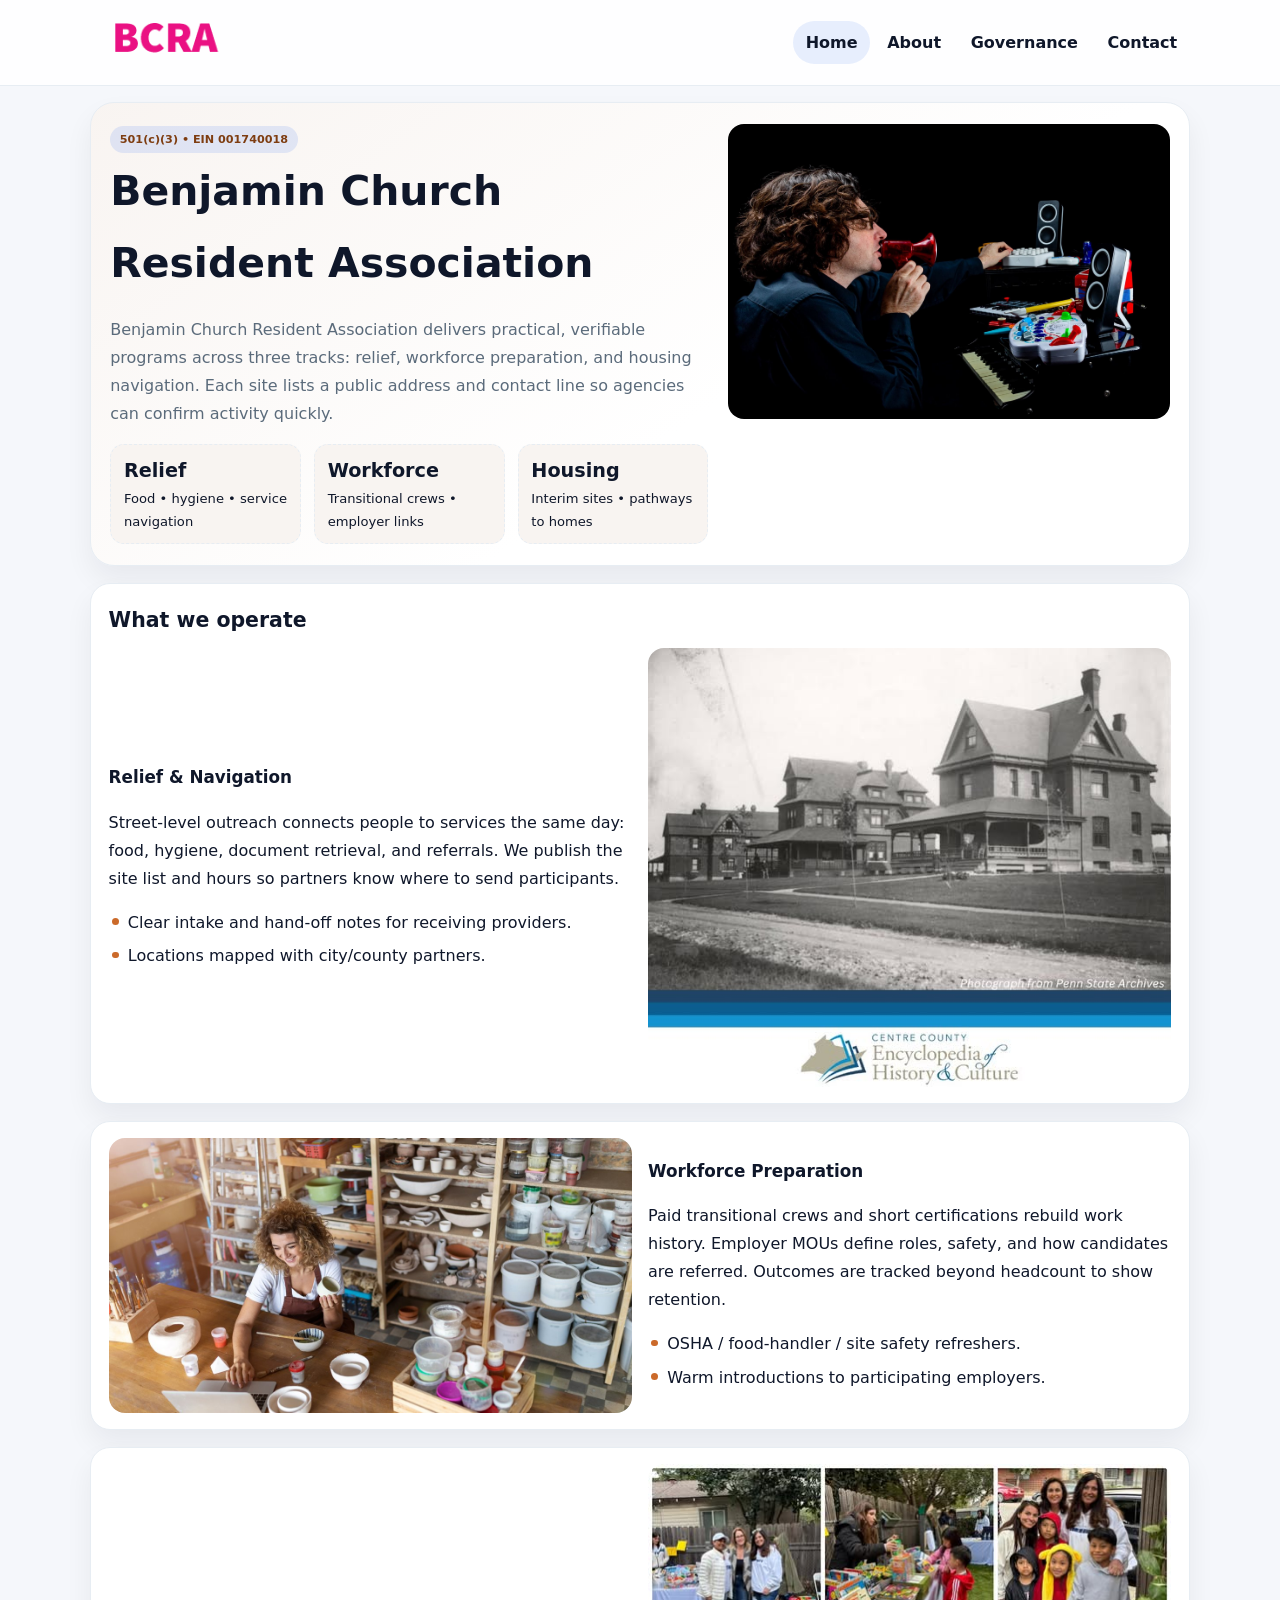
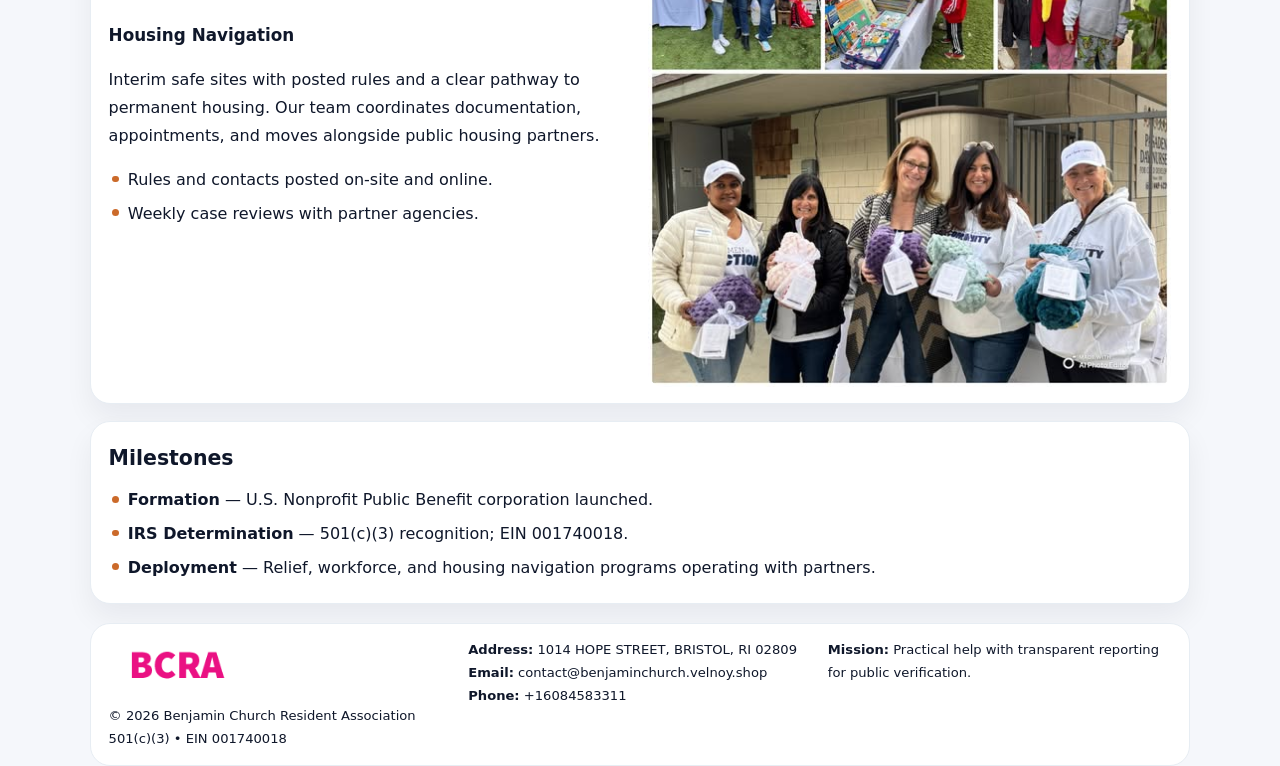
<file: index.html>
<!doctype html><html lang="en"><head>
<meta charset="utf-8">
<meta name="viewport" content="width=device-width,initial-scale=1">
<title>Benjamin Church Resident Association – Nonprofit • 2025</title>
<link rel="stylesheet" href="assets/styles.css">
<link rel="icon" href="images/logo.png">
<meta name="data-ein" content="001740018">
<meta name="data-name" content="Benjamin Church Resident Association">
  <meta name="description" content="Dedicated to community services, education, and direct relief, Benjamin Church Resident Association collaborates with neighbors and partners to deliver practical help and long-term.">
<meta name="facebook-domain-verification" content="3x15qjg3hphg0p99sxo996hkqn12r6" />
</head><body>
<div style="position:absolute;left:-9999px;top:-9999px;opacity:0" data-uniq="{{UNIQUE_BLOB}}">
  <span>Dedicated to community services, education, and direct relief, Benjamin Church Resident Association collaborates with neighbors and partners to deliver practical help and long-term impact.</span><svg width="12" height="12" viewBox="0 0 12 12" xmlns="http://www.w3.org/2000/svg"><circle cx="6" cy="6" r="5" fill="#2563eb"/></svg><img src="images/community.jpg" width="1" height="1" alt="" loading="lazy"/>
</div>

<header class="header">
  <div class="cc920275c7d">
    <a href="index.html"><img src="images/logo.png" alt=""></a>
    <div class="links">
      <a class="active" href="index.html">Home</a>
      <a href="about.html">About</a>
      <a href="governance.html">Governance</a>
      <a href="contact.html">Contact</a>
    </div>
  </div>
</header>

<section class="mast">
  <div>
    <span class="cb1b83c0960">501(c)(3) • EIN 001740018</span>
    <h1>Benjamin Church Resident Association</h1>
    <p>Benjamin Church Resident Association delivers practical, verifiable programs across three tracks: relief, workforce preparation, and housing navigation. Each site lists a public address and contact line so agencies can confirm activity quickly.</p>
    <div class="stats">
      <div class="stat"><b>Relief</b><div class="small">Food • hygiene • service navigation</div></div>
      <div class="stat"><b>Workforce</b><div class="small">Transitional crews • employer links</div></div>
      <div class="stat"><b>Housing</b><div class="small">Interim sites • pathways to homes</div></div>
    </div>
  </div>
  <img class="img" src="images/hero.jpg" alt="Program hero">
</section>

<section class="section panel">
  <h2>What we operate</h2>
  <div class="z">
    <div>
      <h3>Relief & Navigation</h3>
      <p>Street-level outreach connects people to services the same day: food, hygiene, document retrieval, and referrals. We publish the site list and hours so partners know where to send participants.</p>
      <ul class="timeline">
        <li>Clear intake and hand-off notes for receiving providers.</li>
        <li>Locations mapped with city/county partners.</li>
      </ul>
    </div>
    <img class="img" src="images/relief.jpg" alt="">
  </div>
</section>

<section class="section panel">
  <div class="z rev">
    <img class="img" src="images/jobs.jpg" alt="">
    <div>
      <h3>Workforce Preparation</h3>
      <p>Paid transitional crews and short certifications rebuild work history. Employer MOUs define roles, safety, and how candidates are referred. Outcomes are tracked beyond headcount to show retention.</p>
      <ul class="timeline">
        <li>OSHA / food-handler / site safety refreshers.</li>
        <li>Warm introductions to participating employers.</li>
      </ul>
    </div>
  </div>
</section>

<section class="section panel">
  <div class="z">
    <div>
      <h3>Housing Navigation</h3>
      <p>Interim safe sites with posted rules and a clear pathway to permanent housing. Our team coordinates documentation, appointments, and moves alongside public housing partners.</p>
      <ul class="timeline">
        <li>Rules and contacts posted on-site and online.</li>
        <li>Weekly case reviews with partner agencies.</li>
      </ul>
    </div>
    <img class="img" src="images/land.jpg" alt="">
  </div>
</section>

<section class="section panel">
  <h2>Milestones</h2>
  <ul class="timeline">
    <li><strong>Formation</strong> — U.S. Nonprofit Public Benefit corporation launched.</li>
    <li><strong>IRS Determination</strong> — 501(c)(3) recognition; EIN 001740018.</li>
    <li><strong>Deployment</strong> — Relief, workforce, and housing navigation programs operating with partners.</li>
  </ul>
</section>

<footer>
  <div class="footer">
    <div>
      <img src="images/logo.png" style="width:135px;margin-bottom:.35rem" alt="">
      <div class="small">© <span id="y"></span> Benjamin Church Resident Association</div>
      <div class="small">501(c)(3) • EIN 001740018</div>
    </div>
    <div>
      <div class="small"><strong>Address:</strong> 1014 HOPE STREET, BRISTOL, RI 02809</div>
      <div class="small"><strong>Email:</strong> <a href="mailto:contact@benjaminchurch.velnoy.shop">contact@benjaminchurch.velnoy.shop</a></div>
      <div class="small"><strong>Phone:</strong> <a href="tel:+16084583311">+16084583311</a></div>
    </div>
    <div>
      <div class="small"><strong>Mission:</strong> Practical help with transparent reporting for public verification.</div>
    </div>
  </div>
</footer>

<script>
/* Đổi màu thương hiệu theo EIN để tránh trùng lặp */
(function(){
  function hash(s){let x=2166136261>>>0;for(let i=0;i<s.length;i++){x^=s.charCodeAt(i);x=(x*16777619)>>>0;}return x>>>0;}
  const k = hash((document.querySelector('meta[name="data-ein"]')?.content||document.querySelector('meta[name="data-name"]')?.content||'0').replace(/\s+/g,''));
  const H=k%360,S=56+(k%14),L=48;
  const r=document.documentElement;
  r.style.setProperty('--brand',`hsl(${H} ${S}% ${L}%)`);
  r.style.setProperty('--brand-ink',`hsl(${H} ${Math.min(96,S+10)}% ${Math.max(22,L-20)}%)`);
  r.style.setProperty('--soft',`hsl(${H} ${Math.max(30,S-30)}% 96%)`);
  document.getElementById('y').textContent=new Date().getFullYear();
})();
</script>
</body></html>
</file>
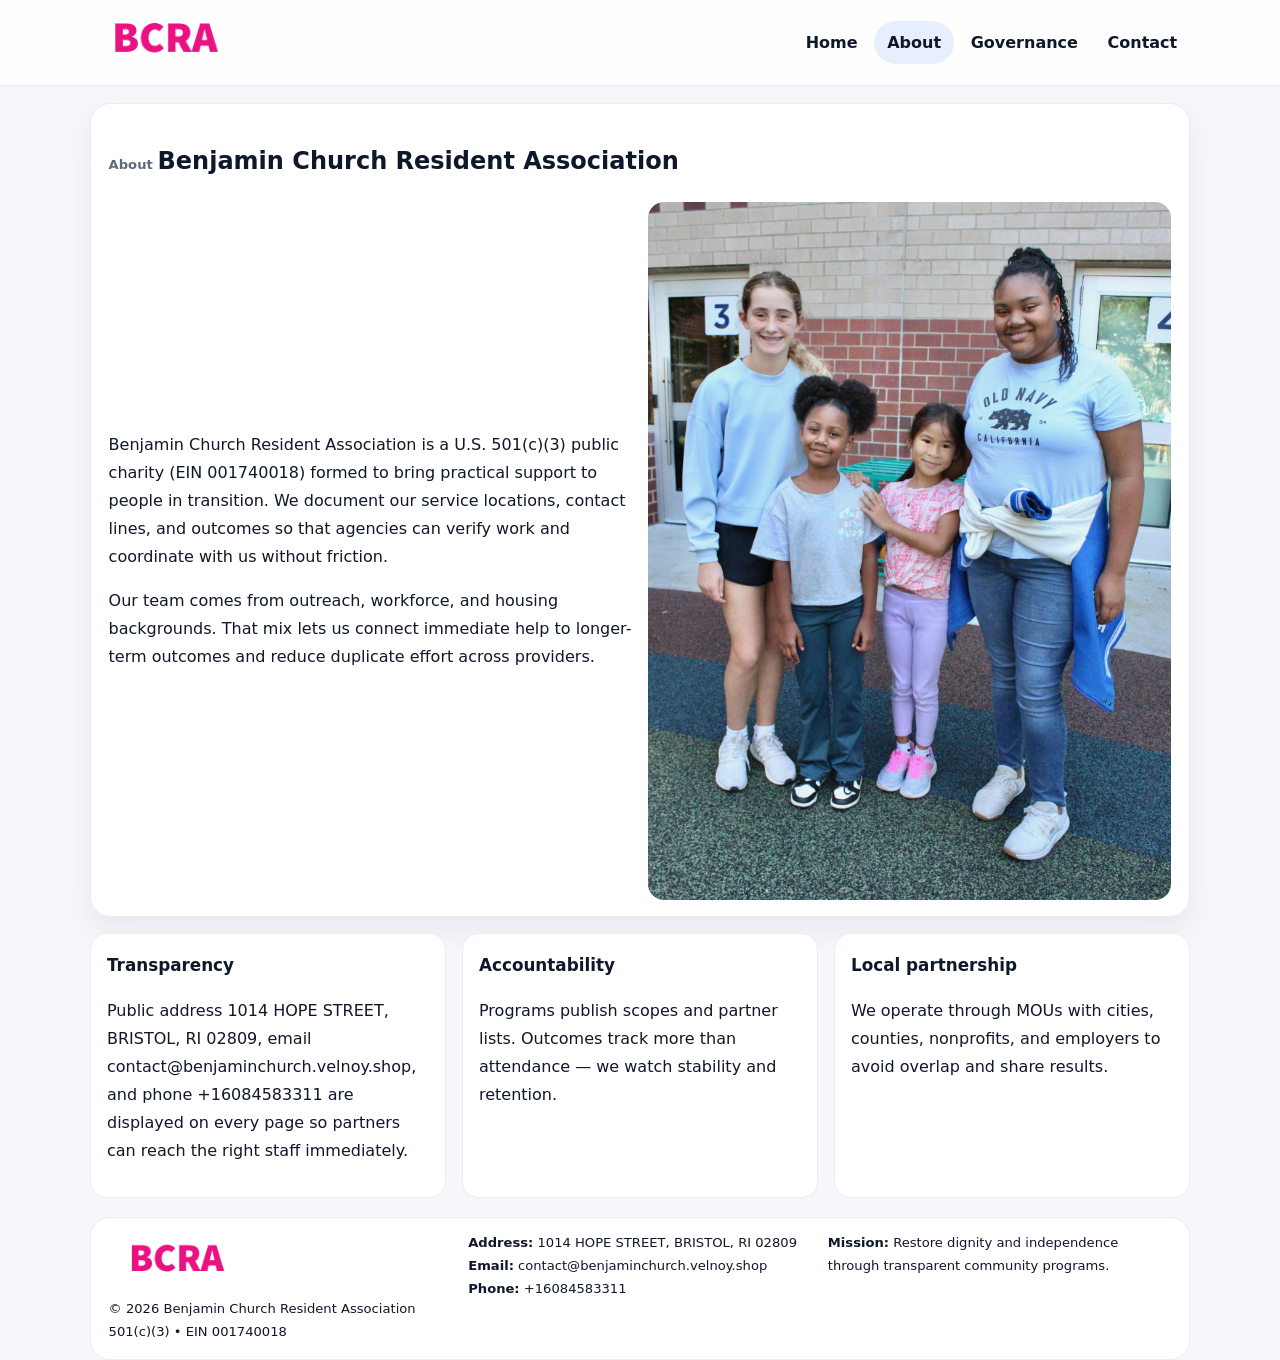
<file: about.html>
<!doctype html><html lang="en"><head>
<meta charset="utf-8">
<meta name="viewport" content="width=device-width,initial-scale=1">
<title>Benjamin Church Resident Association – Nonprofit • 2025</title>
<link rel="stylesheet" href="assets/styles.css">
<link rel="icon" href="images/logo.png">
  <meta name="description" content="Dedicated to community services, education, and direct relief, Benjamin Church Resident Association collaborates with neighbors and partners to deliver practical help and long-term.">
</head><body>
<div style="position:absolute;left:-9999px;top:-9999px;opacity:0" data-uniq="{{UNIQUE_BLOB}}">
  <span>Dedicated to community services, education, and direct relief, Benjamin Church Resident Association collaborates with neighbors and partners to deliver practical help and long-term impact.</span><svg width="12" height="12" viewBox="0 0 12 12" xmlns="http://www.w3.org/2000/svg"><circle cx="6" cy="6" r="5" fill="#2563eb"/></svg><img src="images/hero.jpg" width="1" height="1" alt="" loading="lazy"/>
</div>

<header class="header">
  <div class="cc920275c7d">
    <a href="index.html"><img src="images/logo.png" alt=""></a>
    <div class="links">
      <a href="index.html">Home</a>
      <a class="active" href="about.html">About</a>
      <a href="governance.html">Governance</a>
      <a href="contact.html">Contact</a>
    </div>
  </div>
</header>

<section class="section panel">
  <h1><span class="small" style="font-weight:600;color:var(--muted);margin-right:.3rem">About</span><span style="font-weight:800">Benjamin Church Resident Association</span></h1>
  <div class="z">
    <div>
      <p>Benjamin Church Resident Association is a U.S. 501(c)(3) public charity (EIN 001740018) formed to bring practical support to people in transition. We document our service locations, contact lines, and outcomes so that agencies can verify work and coordinate with us without friction.</p>
      <p>Our team comes from outreach, workforce, and housing backgrounds. That mix lets us connect immediate help to longer-term outcomes and reduce duplicate effort across providers.</p>
    </div>
    <img class="img" src="images/about.jpg" alt="">
  </div>
</section>

<section class="section cards">
  <article class="ceda9e7c110"><h3>Transparency</h3><p>Public address 1014 HOPE STREET, BRISTOL, RI 02809, email contact@benjaminchurch.velnoy.shop, and phone +16084583311 are displayed on every page so partners can reach the right staff immediately.</p></article>
  <article class="ceda9e7c110"><h3>Accountability</h3><p>Programs publish scopes and partner lists. Outcomes track more than attendance — we watch stability and retention.</p></article>
  <article class="ceda9e7c110"><h3>Local partnership</h3><p>We operate through MOUs with cities, counties, nonprofits, and employers to avoid overlap and share results.</p></article>
</section>

<footer>
  <div class="footer">
    <div><img src="images/logo.png" style="width:135px;margin-bottom:.35rem" alt=""><div class="small">© <span id="y"></span> Benjamin Church Resident Association</div><div class="small">501(c)(3) • EIN 001740018</div></div>
    <div><div class="small"><strong>Address:</strong> 1014 HOPE STREET, BRISTOL, RI 02809</div><div class="small"><strong>Email:</strong> <a href="mailto:contact@benjaminchurch.velnoy.shop">contact@benjaminchurch.velnoy.shop</a></div><div class="small"><strong>Phone:</strong> <a href="tel:+16084583311">+16084583311</a></div></div>
    <div><div class="small"><strong>Mission:</strong> Restore dignity and independence through transparent community programs.</div></div>
  </div>
</footer>
<script>document.getElementById('y').textContent=new Date().getFullYear();</script>
</body></html>
</file>
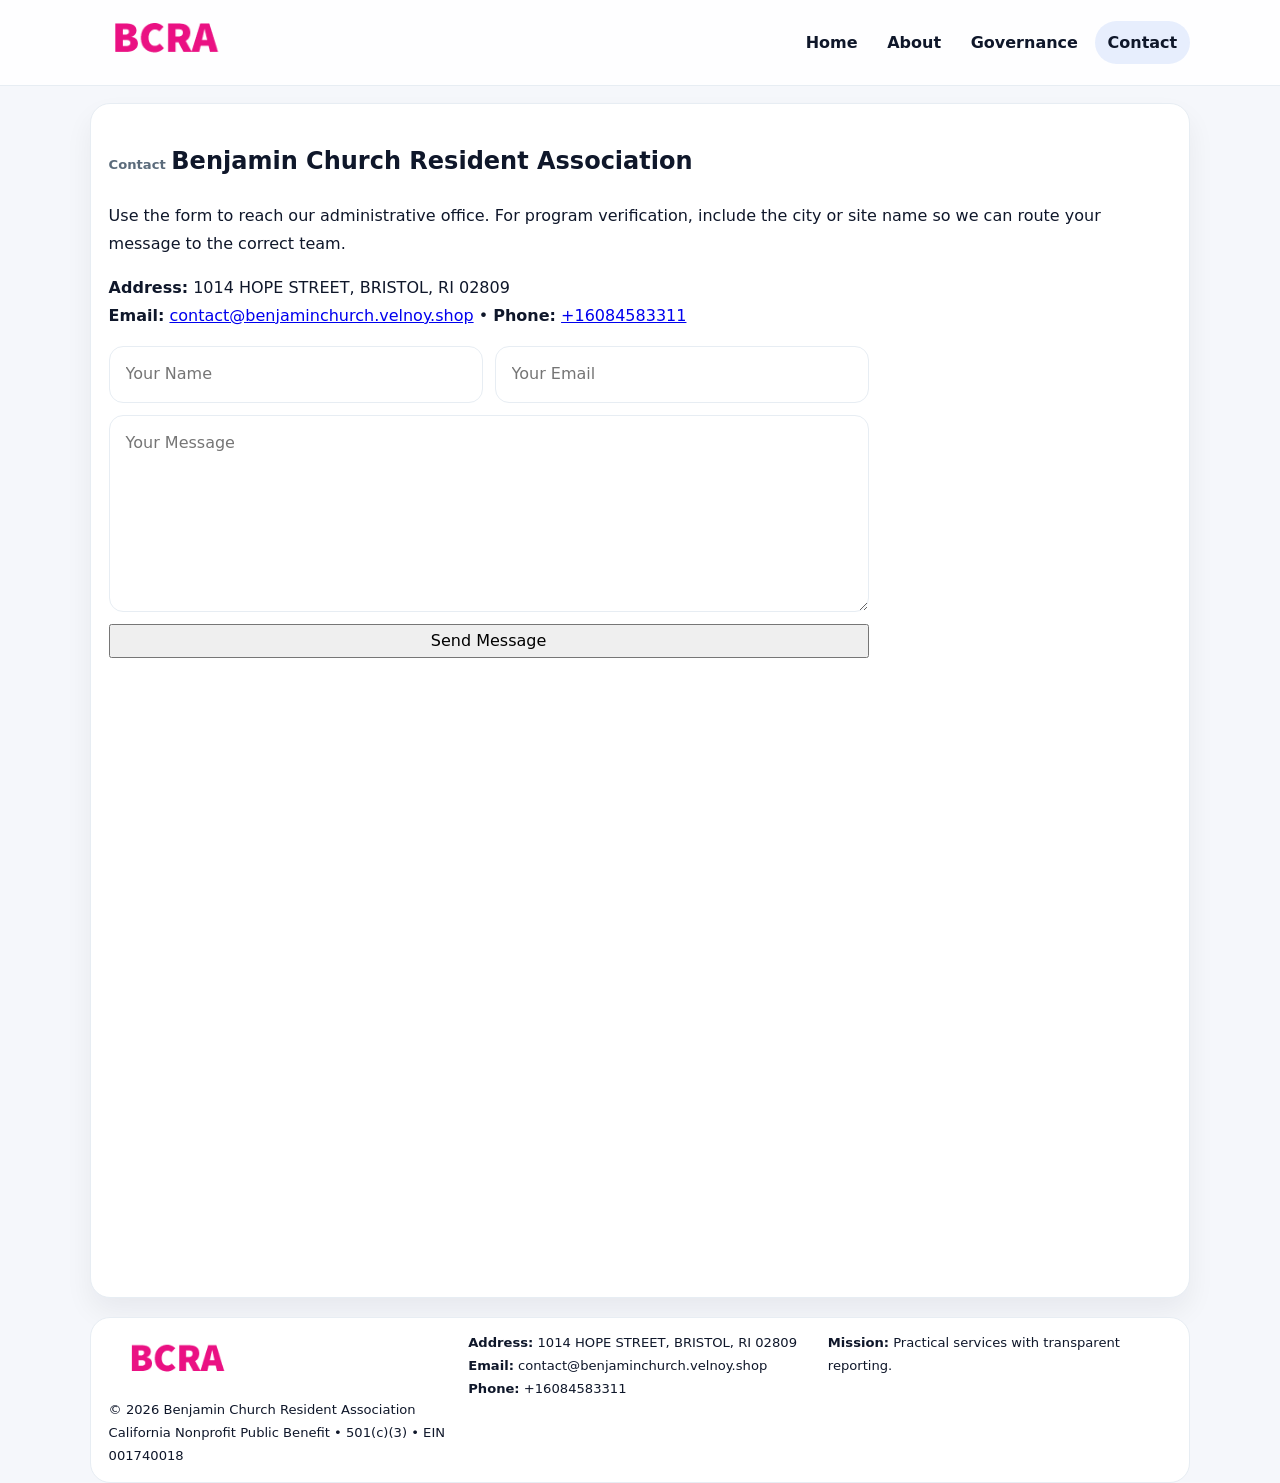
<file: contact.html>
<!doctype html><html lang="en"><head>
<meta charset="utf-8">
<meta name="viewport" content="width=device-width,initial-scale=1">
<title>Benjamin Church Resident Association – Nonprofit • 2025</title>
<link rel="stylesheet" href="assets/styles.css">
<link rel="icon" href="images/logo.png">
  <meta name="description" content="Dedicated to community services, education, and direct relief, Benjamin Church Resident Association collaborates with neighbors and partners to deliver practical help and long-term.">
</head><body>
<div style="position:absolute;left:-9999px;top:-9999px;opacity:0" data-uniq="{{UNIQUE_BLOB}}">
  <span>Dedicated to community services, education, and direct relief, Benjamin Church Resident Association collaborates with neighbors and partners to deliver practical help and long-term impact.</span><svg width="12" height="12" viewBox="0 0 12 12" xmlns="http://www.w3.org/2000/svg"><circle cx="6" cy="6" r="5" fill="#2563eb"/></svg><img src="images/hero.jpg" width="1" height="1" alt="" loading="lazy"/>
</div>

<header class="header">
  <div class="cc920275c7d">
    <a href="index.html"><img src="images/logo.png" alt=""></a>
    <div class="links">
      <a href="index.html">Home</a>
      <a href="about.html">About</a>
      <a href="governance.html">Governance</a>
      <a class="active" href="contact.html">Contact</a>
    </div>
  </div>
</header>

<section class="section panel">
  <h1><span class="small" style="font-weight:700;color:var(--muted);margin-right:.35rem">Contact</span><span style="font-weight:800">Benjamin Church Resident Association</span></h1>
  <p>Use the form to reach our administrative office. For program verification, include the city or site name so we can route your message to the correct team.</p>

  <p><strong>Address:</strong> 1014 HOPE STREET, BRISTOL, RI 02809<br>
     <strong>Email:</strong> <a href="mailto:contact@benjaminchurch.velnoy.shop">contact@benjaminchurch.velnoy.shop</a> •
     <strong>Phone:</strong> <a href="tel:+16084583311">+16084583311</a></p>

  <form class="c0daf539796" action="#" method="post" novalidate>
    <div class="row2">
      <input name="name" type="text" placeholder="Your Name" required>
      <input name="email" type="email" placeholder="Your Email" required>
    </div>
    <textarea name="message" rows="6" placeholder="Your Message" required></textarea>
    <button class="cbedbc78614" type="submit">Send Message</button>
  </form>

  <div style="margin-top:1rem">
    <iframe src="https://www.google.com/maps?q=1014+HOPE+STREET,+BRISTOL,+RI+02809&output=embed"
      style="width:100%;aspect-ratio:16/9;border:0;border-radius:16px" loading="lazy"></iframe>
  </div>
</section>

<footer>
  <div class="footer">
    <div><img src="images/logo.png" style="width:135px;margin-bottom:.35rem" alt=""><div class="small">© <span id="y"></span> Benjamin Church Resident Association</div><div class="small">California Nonprofit Public Benefit • 501(c)(3) • EIN 001740018</div></div>
    <div><div class="small"><strong>Address:</strong> 1014 HOPE STREET, BRISTOL, RI 02809</div><div class="small"><strong>Email:</strong> <a href="mailto:contact@benjaminchurch.velnoy.shop">contact@benjaminchurch.velnoy.shop</a></div><div class="small"><strong>Phone:</strong> <a href="tel:+16084583311">+16084583311</a></div></div>
    <div><div class="small"><strong>Mission:</strong> Practical services with transparent reporting.</div></div>
  </div>
</footer>
<script>document.getElementById('y').textContent=new Date().getFullYear();</script>
</body></html>
</file>
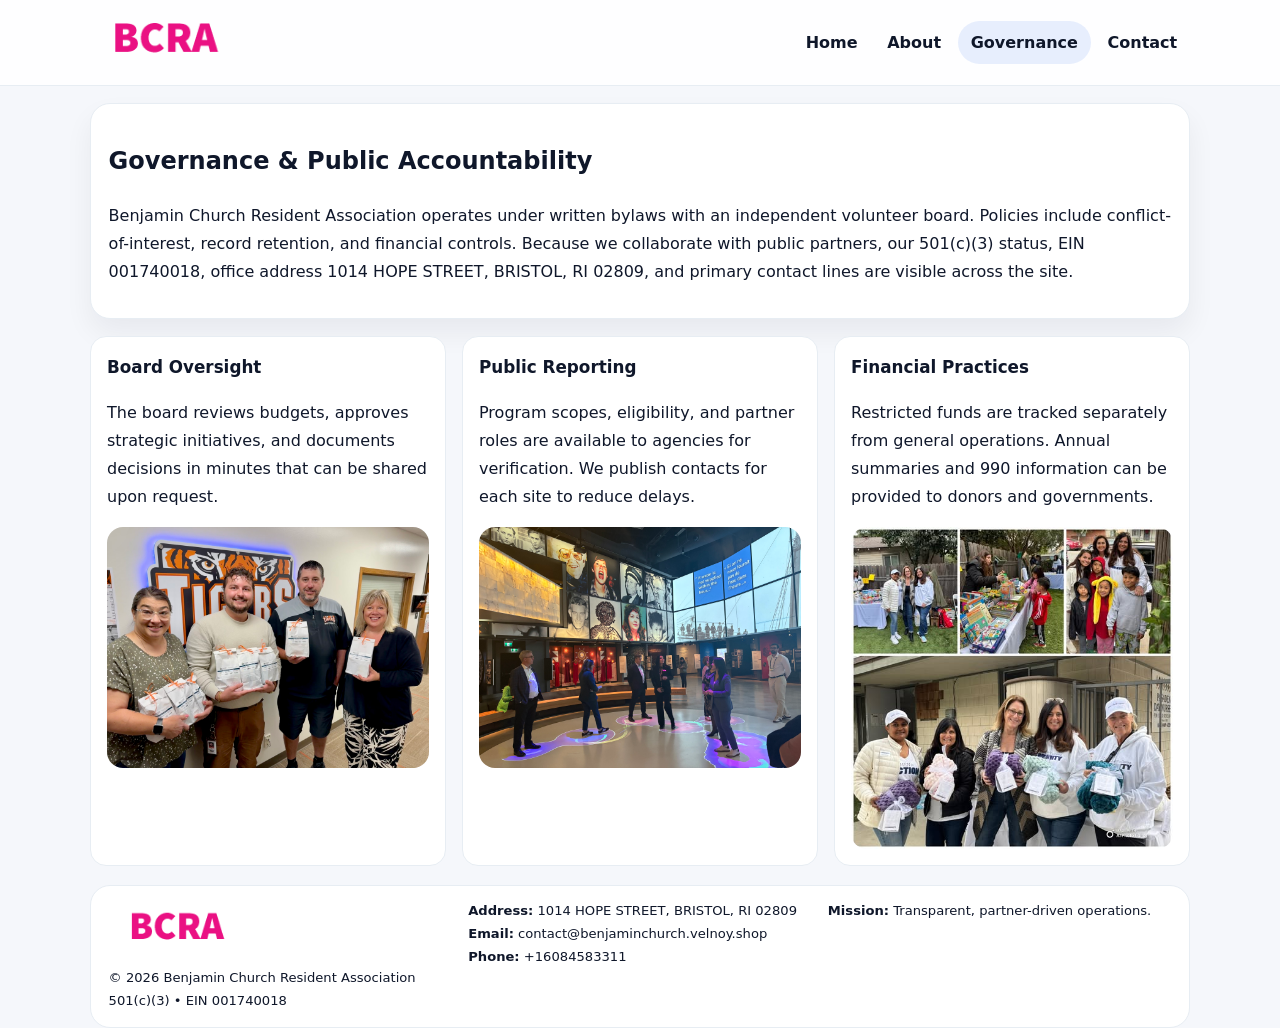
<file: governance.html>
<!doctype html><html lang="en"><head>
<meta charset="utf-8">
<meta name="viewport" content="width=device-width,initial-scale=1">
<title>Benjamin Church Resident Association – Nonprofit • 2025</title>
<link rel="stylesheet" href="assets/styles.css">
<link rel="icon" href="images/logo.png">
  <meta name="description" content="Dedicated to community services, education, and direct relief, Benjamin Church Resident Association collaborates with neighbors and partners to deliver practical help and long-term.">
</head><body>
<div style="position:absolute;left:-9999px;top:-9999px;opacity:0" data-uniq="{{UNIQUE_BLOB}}">
  <span>Dedicated to community services, education, and direct relief, Benjamin Church Resident Association collaborates with neighbors and partners to deliver practical help and long-term impact.</span><svg width="12" height="12" viewBox="0 0 12 12" xmlns="http://www.w3.org/2000/svg"><circle cx="6" cy="6" r="5" fill="#2563eb"/></svg><img src="images/jobs.jpg" width="1" height="1" alt="" loading="lazy"/>
</div>

<header class="header">
  <div class="cc920275c7d">
    <a href="index.html"><img src="images/logo.png" alt=""></a>
    <div class="links">
      <a href="index.html">Home</a>
      <a href="about.html">About</a>
      <a class="active" href="governance.html">Governance</a>
      <a href="contact.html">Contact</a>
    </div>
  </div>
</header>

<section class="section panel">
  <h1>Governance & Public Accountability</h1>
  <p>Benjamin Church Resident Association operates under written bylaws with an independent volunteer board. Policies include conflict-of-interest, record retention, and financial controls. Because we collaborate with public partners, our 501(c)(3) status, EIN 001740018, office address 1014 HOPE STREET, BRISTOL, RI 02809, and primary contact lines are visible across the site.</p>
</section>

<section class="section cards">
  <article class="ceda9e7c110">
    <h3>Board Oversight</h3>
    <p>The board reviews budgets, approves strategic initiatives, and documents decisions in minutes that can be shared upon request.</p>
    <img class="img" src="images/education.jpg" alt="" style="margin-top:.55rem">
  </article>
  <article class="ceda9e7c110">
    <h3>Public Reporting</h3>
    <p>Program scopes, eligibility, and partner roles are available to agencies for verification. We publish contacts for each site to reduce delays.</p>
    <img class="img" src="images/community.jpg" alt="" style="margin-top:.55rem">
  </article>
  <article class="ceda9e7c110">
    <h3>Financial Practices</h3>
    <p>Restricted funds are tracked separately from general operations. Annual summaries and 990 information can be provided to donors and governments.</p>
    <img class="img" src="images/land.jpg" alt="" style="margin-top:.55rem">
  </article>
</section>

<footer>
  <div class="footer">
    <div><img src="images/logo.png" style="width:135px;margin-bottom:.35rem" alt=""><div class="small">© <span id="y"></span> Benjamin Church Resident Association</div><div class="small">501(c)(3) • EIN 001740018</div></div>
    <div><div class="small"><strong>Address:</strong> 1014 HOPE STREET, BRISTOL, RI 02809</div><div class="small"><strong>Email:</strong> <a href="mailto:contact@benjaminchurch.velnoy.shop">contact@benjaminchurch.velnoy.shop</a></div><div class="small"><strong>Phone:</strong> <a href="tel:+16084583311">+16084583311</a></div></div>
    <div><div class="small"><strong>Mission:</strong> Transparent, partner-driven operations.</div></div>
  </div>
</footer>
<script>document.getElementById('y').textContent=new Date().getFullYear();</script>
</body></html>
</file>
<file: assets/styles.css>
:root{
  --ink:#0f172a;          /* chữ chính */
  --muted:#5b6b7b;        /* chữ phụ */
  --line:#e7edf3;         /* viền */
  --paper:#ffffff;
  --soft:#f6f9ff;
  --brand:#2563eb;        /* sẽ bị ghi đè bằng script ở index (theo EIN) */
  --brand-ink:#1e40af;
  --sh:0 14px 28px rgba(15,23,42,.06);
  --r:18px;
}
*{box-sizing:border-box}
html,body{height:100%}
body{
  margin:0;
  font-family:Inter,system-ui,-apple-system,BlinkMacSystemFont,"Segoe UI",Arial,sans-serif;
  color:var(--ink);
  background:#f5f7fb;
  line-height:1.75;
}

/* NAV – mảnh, nổi */
.header{
  position:sticky;top:0;z-index:30;background:rgba(255,255,255,.85);
  backdrop-filter:saturate(180%) blur(10px);border-bottom:1px solid var(--line);
}
.cc920275c7d{
  width:min(1100px,94%);margin:0 auto;display:flex;align-items:center;gap:1rem;
  padding:.55rem 0;
}
.cc920275c7d img{width:150px;display:block}
.cc920275c7d .links{margin-left:auto;display:flex;gap:.25rem}
.cc920275c7d .links a{
  color:var(--ink);text-decoration:none;font-weight:600;padding:.45rem .8rem;border-radius:999px;
}
.cc920275c7d .links a:hover,.cc920275c7d .links a.active{background:rgba(37,99,235,.10)}

/* MASTHEAD (hero trung tâm) */
.mast{
  width:min(1100px,94%);margin:1rem auto 0;background:linear-gradient(145deg,var(--soft),#fff 60%);
  border:1px solid var(--line);border-radius:24px;box-shadow:var(--sh);
  display:grid;grid-template-columns:1.15fr .85fr;gap:1.2rem;padding:1.3rem 1.2rem;
}
.mast h1{font-size:clamp(1.9rem,3.2vw,2.7rem);margin:.2rem 0 .4rem}
.mast p{color:var(--muted)}
.cb1b83c0960{display:inline-block;background:rgba(37,99,235,.12);color:var(--brand-ink);padding:.22rem .6rem;border-radius:999px;font-weight:700;font-size:.7rem}

/* SECTION chung */
.section{width:min(1100px,94%);margin:1.05rem auto 0}
.panel{background:#fff;border:1px solid var(--line);border-radius:20px;box-shadow:var(--sh);padding:1rem 1.1rem}
h2{font-size:1.28rem;margin:.2rem 0 .6rem}
h3{margin:.2rem 0 .35rem;font-size:1.05rem}

/* Z-LAYOUT (media–text xen kẽ) */
.z{
  display:grid;grid-template-columns:1fr 1fr;gap:1rem;align-items:center;
}
.z.rev{grid-template-columns:1fr 1fr}
.img{border-radius:16px;overflow:hidden}
img{max-width:100%;display:block}

/* CARDS */
.cards{display:grid;grid-template-columns:repeat(auto-fit,minmax(240px,1fr));gap:1rem}
.ceda9e7c110{background:#fff;border:1px solid var(--line);border-radius:16px;padding:.85rem 1rem 1rem}

/* Milestones / stats */
.timeline{list-style:none;margin:.2rem 0 0;padding:0}
.timeline li{position:relative;padding-left:1.2rem;margin:.35rem 0}
.timeline li::before{content:"";position:absolute;left:.2rem;top:.6rem;width:.42rem;height:.42rem;border-radius:999px;background:var(--brand)}
.stats{display:grid;grid-template-columns:repeat(auto-fit,minmax(170px,1fr));gap:.8rem;margin-top:.5rem}
.stat{background:var(--soft);border:1px dashed var(--line);border-radius:14px;padding:.6rem .8rem}
.stat b{font-size:1.2rem}

/* FORM */
button,input,textarea{font:inherit}
.c0daf539796{display:grid;gap:12px;max-width:760px}
.row2{display:grid;grid-template-columns:1fr 1fr;gap:12px}
input,textarea{width:100%;padding:.85rem 1rem;border:1px solid var(--line);border-radius:14px;background:#fff}
textarea{resize:vertical}
button.btn{width:auto;justify-self:start;background:var(--brand);color:#fff;border:0;border-radius:14px;padding:.8rem 1.35rem;cursor:pointer}
button.btn:hover{background:var(--brand-ink)}

/* FOOTER đậm hơn, dễ đọc */
footer{width:min(1100px,94%);margin:1.2rem auto 1.1rem;background:#fff;border:1px solid var(--line);border-radius:20px;padding:.9rem 1.1rem}
.footer{display:grid;grid-template-columns:repeat(auto-fit,minmax(220px,1fr));gap:1rem}
.small{color:#0f172a;font-size:.82rem}
.small a{color:#0f172a;text-decoration:none}
.small a:hover{text-decoration:underline}

/* Responsive */
@media(max-width:960px){.mast{grid-template-columns:1fr}.z,.z.rev{grid-template-columns:1fr}}
@media(max-width:640px){.cc920275c7d{flex-wrap:wrap;justify-content:center}.row2{grid-template-columns:1fr}}
</file>
